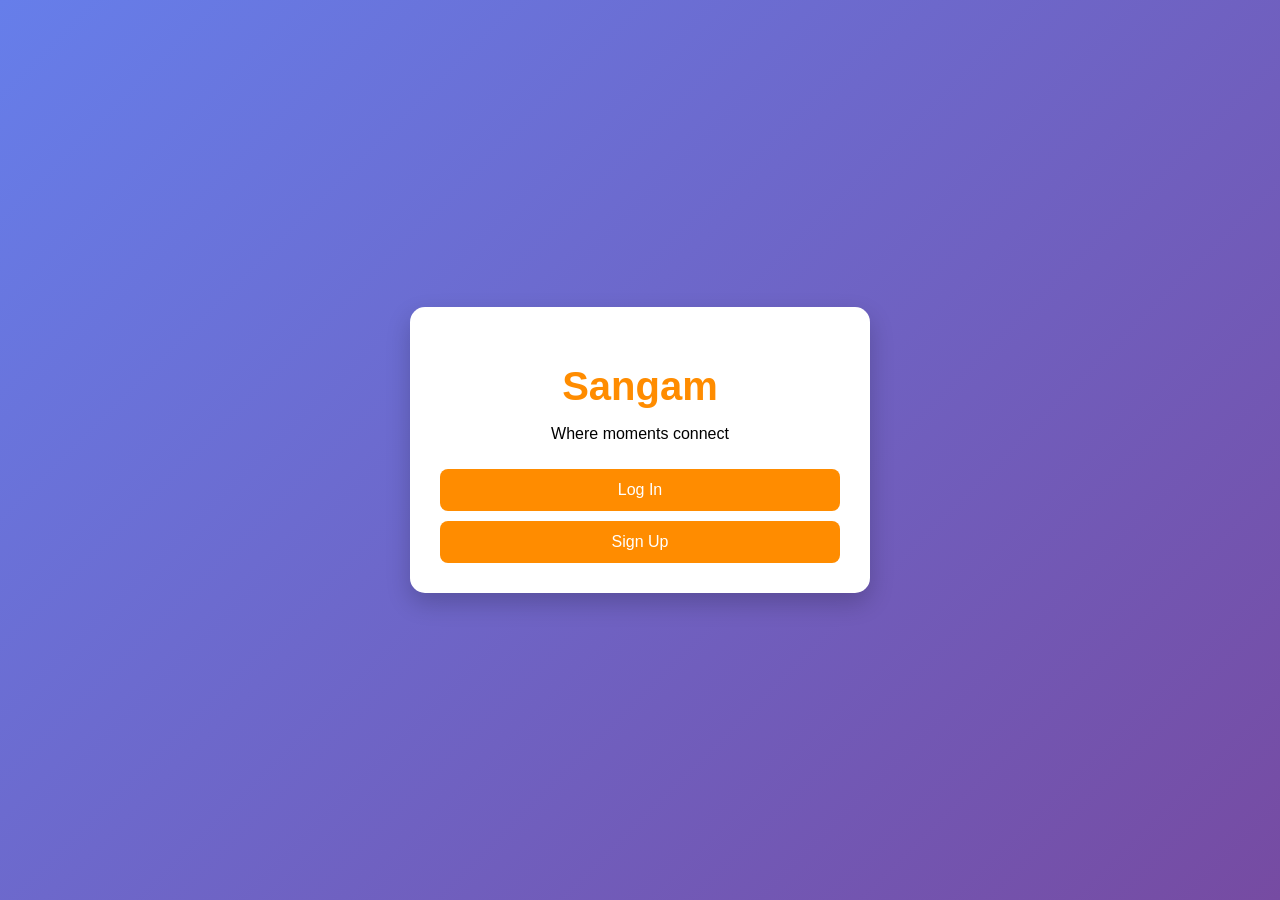
<file: index.html>
<!DOCTYPE html>
<html lang="en">
<head>
    <meta charset="UTF-8">
    <meta name="viewport" content="width=device-width, initial-scale=1.0">
    <title>Sangam - Home</title>
    <link rel="stylesheet" href="style.css">
</head>
<body>
    <div class="container">
        <h1>Sangam</h1>
        <p>Where moments connect</p>
        <a href="login.html"><button>Log In</button></a>
        <a href="signup.html"><button>Sign Up</button></a>
    </div>
</body>
</html>
</file>
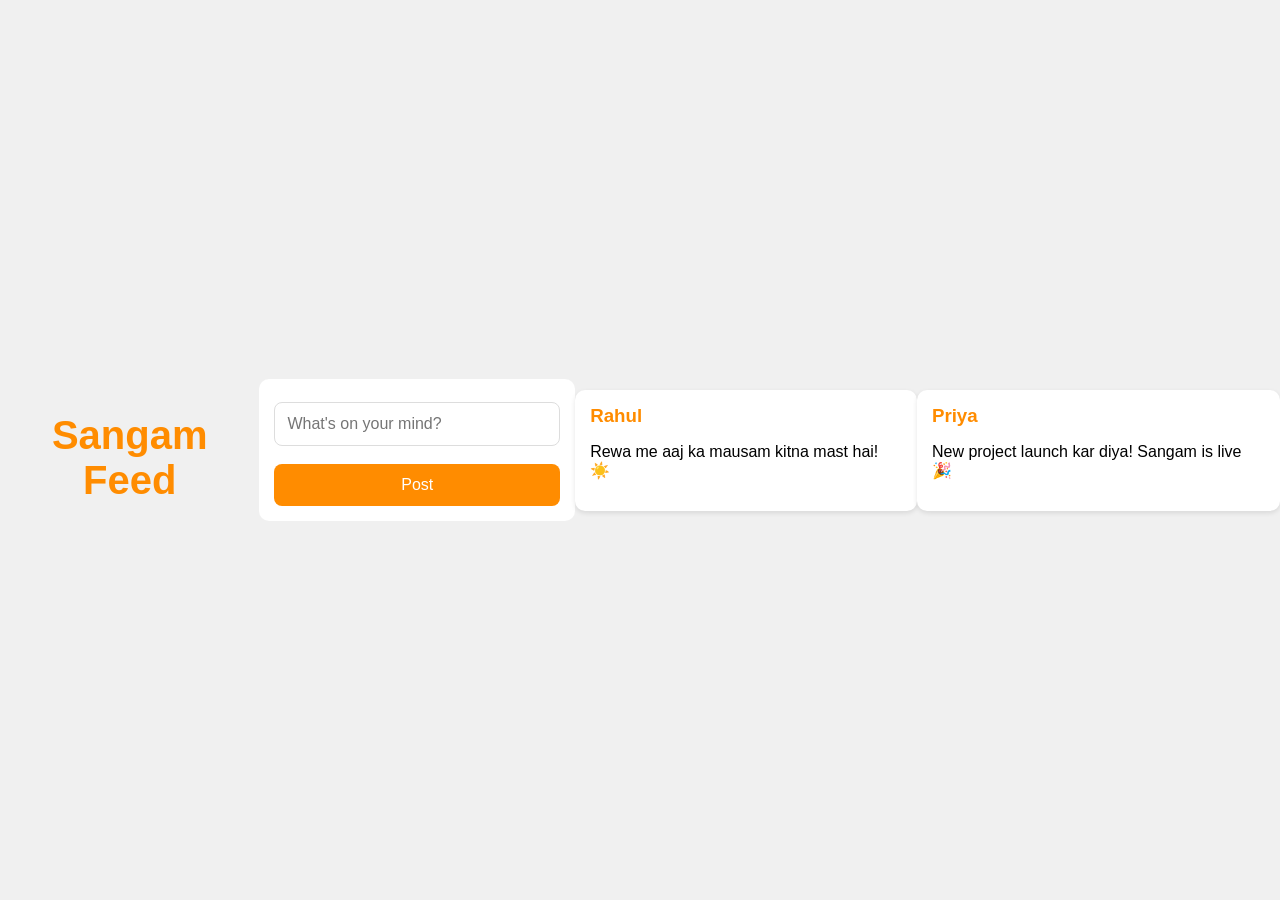
<file: home.html>
<!DOCTYPE html>
<html lang="en">
<head>
    <meta charset="UTF-8">
    <meta name="viewport" content="width=device-width, initial-scale=1.0">
    <title>Home - Sangam</title>
    <link rel="stylesheet" href="style.css">
    <style>
        body { background: #f0f0f0; }
        .post { background: white; padding: 15px; margin: 15px auto; border-radius: 10px; max-width: 500px; box-shadow: 0 2px 5px rgba(0,0,0,0.1); }
        .post h3 { margin: 0; color: #FF8C00; }
        .create-post { background: white; padding: 15px; margin: 15px auto; border-radius: 10px; max-width: 500px; }
    </style>
</head>
<body>
    <h1 style="text-align:center; color:#FF8C00;">Sangam Feed</h1>
    
    <div class="create-post">
        <input type="text" placeholder="What's on your mind?">
        <button>Post</button>
    </div>

    <div class="post">
        <h3>Rahul</h3>
        <p>Rewa me aaj ka mausam kitna mast hai! ☀️</p>
    </div>

    <div class="post">
        <h3>Priya</h3>
        <p>New project launch kar diya! Sangam is live 🎉</p>
    </div>
</body>
</html>
</file>
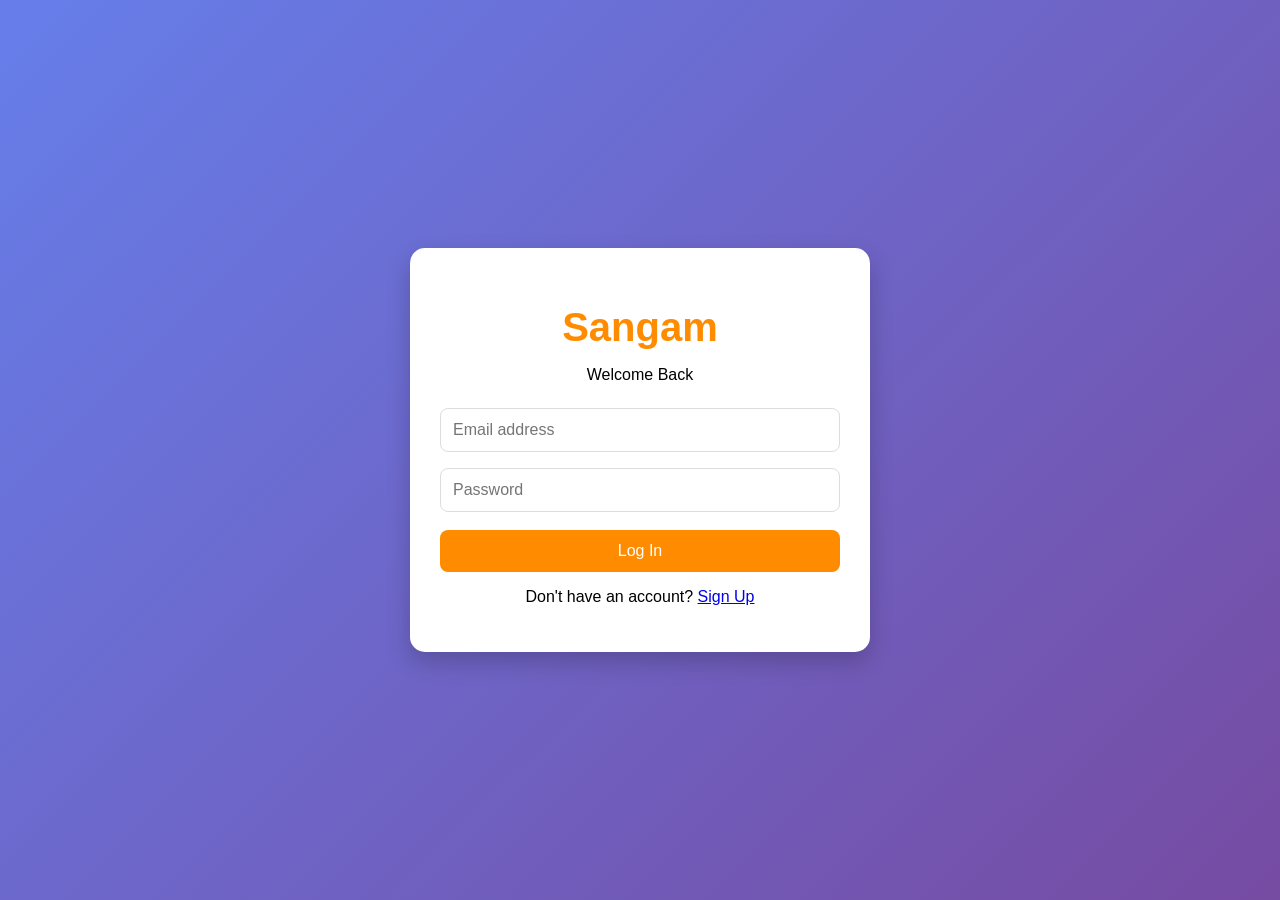
<file: login.html>
<!DOCTYPE html>
<html lang="en">
<head>
    <meta charset="UTF-8">
    <meta name="viewport" content="width=device-width, initial-scale=1.0">
    <title>Login - Sangam</title>
    <link rel="stylesheet" href="style.css">
</head>
<body>
    <div class="container">
        <h1>Sangam</h1>
        <p>Welcome Back</p>
        <input type="email" placeholder="Email address">
        <input type="password" placeholder="Password">
        <button>Log In</button>
        <p>Don't have an account? <a href="signup.html">Sign Up</a></p>
    </div>
</body>
</html>
</file>
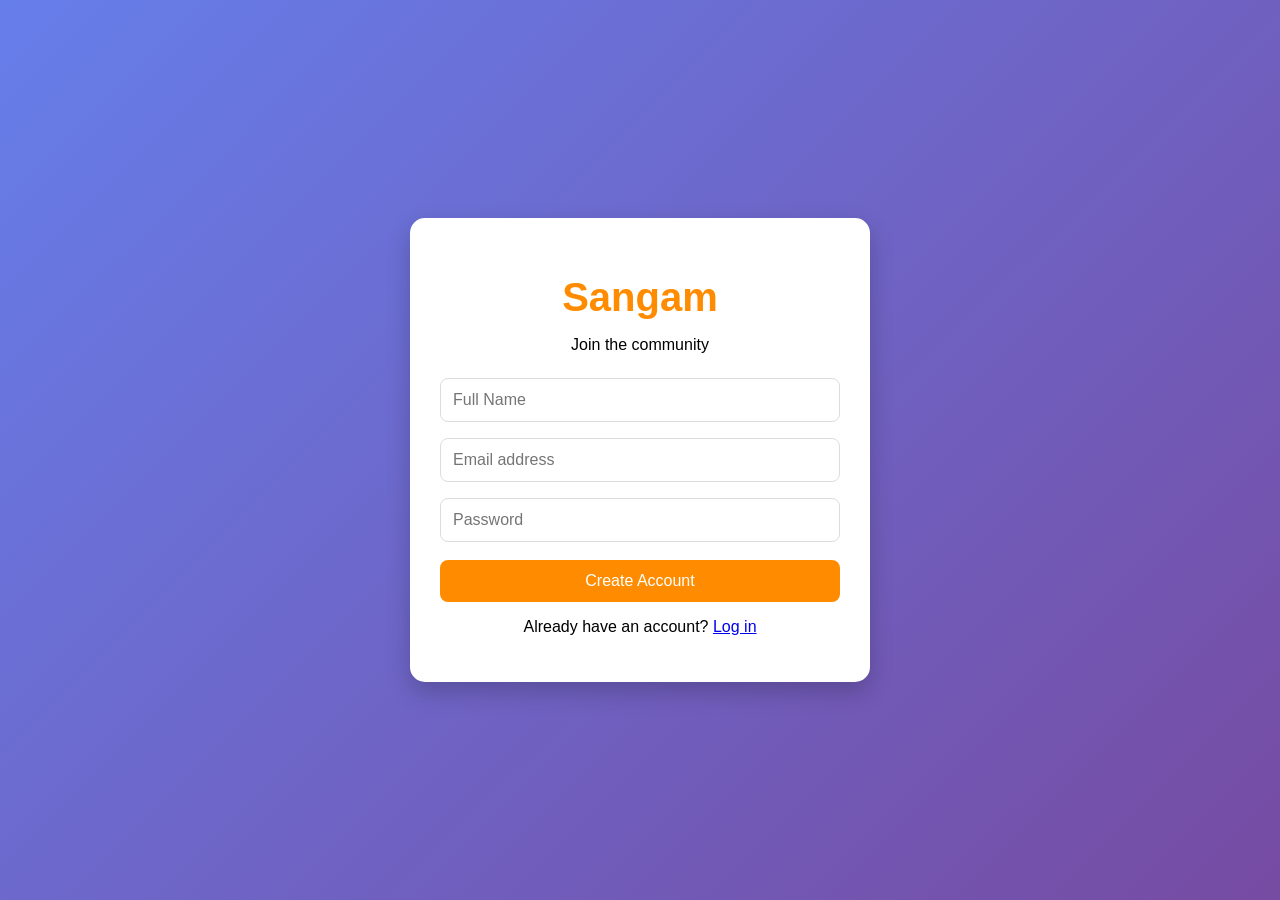
<file: signup.html>
<!DOCTYPE html>
<html>
<head>
  <title>Sign Up - Sangam</title>
  <link rel="stylesheet" href="style.css">
</head>
<body>
  <div class="container">
    <h1>Sangam</h1>
    <p>Join the community</p>
    <form>
      <input type="text" placeholder="Full Name" required>
      <input type="email" placeholder="Email address" required>
      <input type="password" placeholder="Password" required>
      <button type="submit">Create Account</button>
    </form>
    <p>Already have an account? <a href="index.html">Log in</a></p>
  </div>
</body>
</html>
</file>
<file: style.css>
body {
    font-family: Arial, sans-serif;
    background: linear-gradient(135deg, #667eea 0%, #764ba2 100%);
    display: flex;
    justify-content: center;
    align-items: center;
    height: 100vh;
    margin: 0;
}
.container {
    background: white;
    padding: 30px;
    border-radius: 15px;
    box-shadow: 0 10px 25px rgba(0,0,0,0.2);
    width: 90%;
    max-width: 400px;
    text-align: center;
}
h1 {
    color: #FF8C00;
    font-size: 40px;
    margin-bottom: 10px;
}
button {
    width: 100%;
    padding: 12px;
    background: #FF8C00;
    color: white;
    border: none;
    border-radius: 8px;
    font-size: 16px;
    cursor: pointer;
    margin-top: 10px;
}
input {
    width: 100%;
    padding: 12px;
    margin: 8px 0;
    border: 1px solid #ddd;
    border-radius: 8px;
    box-sizing: border-box;
    font-size: 16px;
}
</file>
